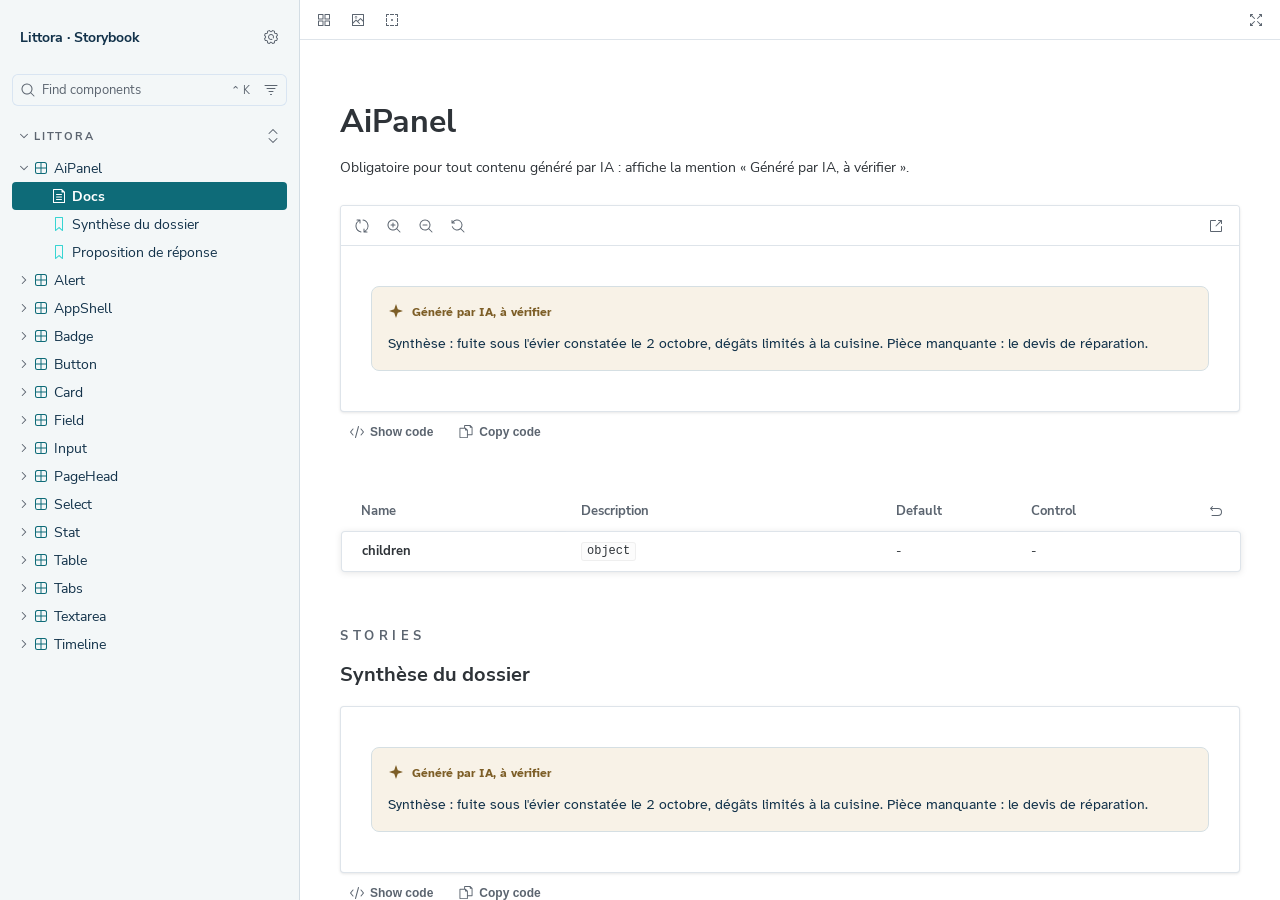
<file: storybook/index.html>
<!DOCTYPE html>
<html lang="en">
  <head>
    <meta charset="utf-8" />

    <title>storybook - Storybook</title>
    <meta name="viewport" content="width=device-width, initial-scale=1" />

    
    <link rel="icon" type="image/svg+xml" href="./favicon.svg" />
    
    <style>
      @font-face {
        font-family: 'Nunito Sans';
        font-style: normal;
        font-weight: 400;
        font-display: swap;
        src: url('./sb-common-assets/nunito-sans-regular.woff2') format('woff2');
      }

      @font-face {
        font-family: 'Nunito Sans';
        font-style: italic;
        font-weight: 400;
        font-display: swap;
        src: url('./sb-common-assets/nunito-sans-italic.woff2') format('woff2');
      }

      @font-face {
        font-family: 'Nunito Sans';
        font-style: normal;
        font-weight: 700;
        font-display: swap;
        src: url('./sb-common-assets/nunito-sans-bold.woff2') format('woff2');
      }

      @font-face {
        font-family: 'Nunito Sans';
        font-style: italic;
        font-weight: 700;
        font-display: swap;
        src: url('./sb-common-assets/nunito-sans-bold-italic.woff2') format('woff2');
      }
    </style>

    <link href="./sb-manager/runtime.js" rel="modulepreload" />

    
    <link href="./sb-addons/storybook-core-server-presets-0/common-manager-bundle.js" rel="modulepreload" />
    
    <link href="./sb-addons/docs-1/manager-bundle.js" rel="modulepreload" />
    
    <link href="./sb-addons/storybook-storybook-2/manager-bundle.js" rel="modulepreload" />
       

    <style>
      #storybook-root[hidden] {
        display: none !important;
      }
    </style>

    
  </head>
  <body>
    <div id="root"></div>

    
    <script>
      
        
          window['FEATURES'] = {
  "actions": true,
  "argTypeTargetsV7": true,
  "babelRemoveBugfixes": false,
  "backgrounds": true,
  "changeDetection": true,
  "componentsManifest": false,
  "controls": true,
  "disallowImplicitActionsInRenderV8": true,
  "highlight": true,
  "interactions": true,
  "legacyDecoratorFileOrder": false,
  "measure": true,
  "outline": true,
  "menuOnboardingChecklist": false,
  "sidebarOnboardingChecklist": false,
  "viewport": true
};
        
      
        
          window['REFS'] = {};
        
      
        
          window['LOGLEVEL'] = "info";
        
      
        
          window['DOCS_OPTIONS'] = {
  "defaultName": "Docs"
};
        
      
        
          window['CONFIG_TYPE'] = "PRODUCTION";
        
      
        
          window['DOCGEN_STORY_PREPARED'] = false;
        
      
        
      
        
      
        
          window['TAGS_OPTIONS'] = {};
        
      
        
          window['STORYBOOK_BUILDER'] = "vite";
        
      
        
          window['STORYBOOK_FRAMEWORK'] = "react-vite";
        
      
        
          window['STORYBOOK_RENDERER'] = "react";
        
      
        
      
    </script>
    

    <script type="module">
      import './sb-manager/globals-runtime.js';

      
        import './sb-addons/storybook-core-server-presets-0/common-manager-bundle.js';
      
        import './sb-addons/docs-1/manager-bundle.js';
      
        import './sb-addons/storybook-storybook-2/manager-bundle.js';
      

      import './sb-manager/runtime.js';
    </script>
  </body>
</html>
</file>
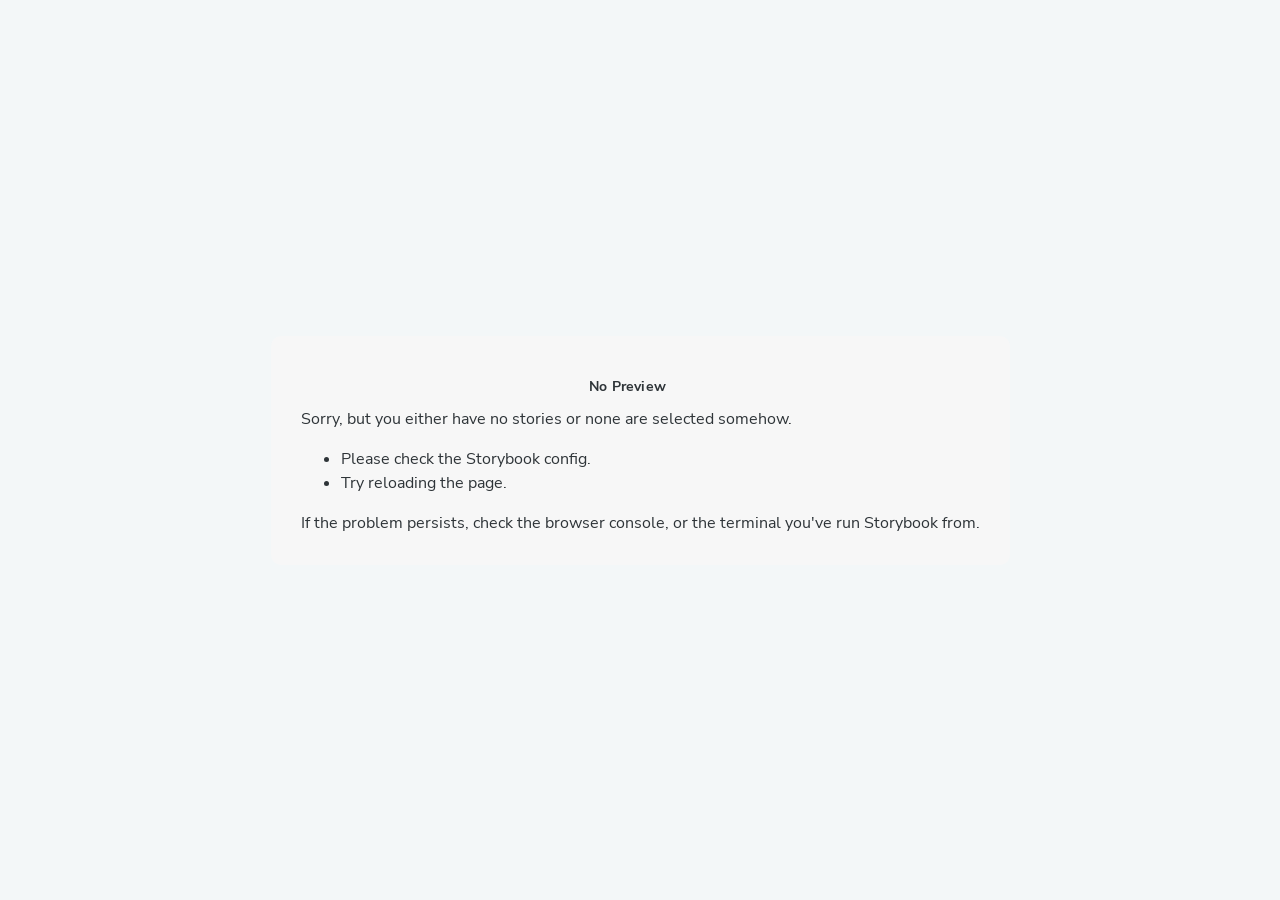
<file: storybook/iframe.html>
<!doctype html>
<!--suppress HtmlUnknownTarget -->
<html lang="en">
  <head><script type="module" src="./vite-inject-mocker-entry.js"></script>
    <meta charset="utf-8" />
    <title>Storybook</title>
    <meta name="viewport" content="width=device-width, initial-scale=1" />

    <style>
      @font-face {
        font-family: 'Nunito Sans';
        font-style: normal;
        font-weight: 400;
        font-display: swap;
        src: url('./sb-common-assets/nunito-sans-regular.woff2') format('woff2');
      }

      @font-face {
        font-family: 'Nunito Sans';
        font-style: italic;
        font-weight: 400;
        font-display: swap;
        src: url('./sb-common-assets/nunito-sans-italic.woff2') format('woff2');
      }

      @font-face {
        font-family: 'Nunito Sans';
        font-style: normal;
        font-weight: 700;
        font-display: swap;
        src: url('./sb-common-assets/nunito-sans-bold.woff2') format('woff2');
      }

      @font-face {
        font-family: 'Nunito Sans';
        font-style: italic;
        font-weight: 700;
        font-display: swap;
        src: url('./sb-common-assets/nunito-sans-bold-italic.woff2') format('woff2');
      }
    </style>

    <script>
      window.CONFIG_TYPE = 'PRODUCTION';
      window.LOGLEVEL = 'info';
      window.FRAMEWORK_OPTIONS = {};
      window.CHANNEL_OPTIONS = {};
      window.FEATURES = {"actions":true,"argTypeTargetsV7":true,"babelRemoveBugfixes":false,"backgrounds":true,"changeDetection":true,"componentsManifest":false,"controls":true,"disallowImplicitActionsInRenderV8":true,"highlight":true,"interactions":true,"legacyDecoratorFileOrder":false,"measure":true,"outline":true,"menuOnboardingChecklist":false,"sidebarOnboardingChecklist":false,"viewport":true};
      window.STORIES = [{"titlePrefix":"","directory":"./storybook/stories","files":"*.stories.jsx","importPathMatcher":"^\\.[\\\\/](?:storybook\\/stories\\/(?!\\.)(?=.)[^/]*?\\.stories\\.jsx)$"}];
      window.DOCS_OPTIONS = {"defaultName":"Docs"};
      window.TAGS_OPTIONS = {};

      

      // We do this so that "module && module.hot" etc. in Storybook source code
      // doesn't fail (it will simply be disabled)
      window.module = undefined;
      window.global = window;
    </script>
    <base target="_parent" />

<style>
  /* While we aren't showing the main block yet, but still preparing, we want everything the user has rendered, which may or may not be in #storybook-root, to be display none */
  .sb-show-preparing-story:not(.sb-show-main) > :not(.sb-preparing-story) {
    display: none;
  }

  .sb-show-preparing-docs:not(.sb-show-main) > :not(.sb-preparing-docs) {
    display: none;
  }

  /* Hide our own blocks when we aren't supposed to be showing them */
  :not(.sb-show-preparing-story) > .sb-preparing-story,
  :not(.sb-show-preparing-docs) > .sb-preparing-docs,
  :not(.sb-show-nopreview) > .sb-nopreview,
  :not(.sb-show-errordisplay) > .sb-errordisplay {
    display: none;
  }

  .sb-show-main.sb-main-centered {
    margin: 0;
    display: flex;
    align-items: center;
    min-height: 100vh;
  }

  .sb-show-main.sb-main-centered #storybook-root {
    box-sizing: border-box;
    margin: auto;
    padding: 1rem;
    max-height: 100%;
    /* Hack for centering correctly in IE11 */
  }

  /* Vertical centering fix for IE11 */
  @media screen and (-ms-high-contrast: none), (-ms-high-contrast: active) {
    .sb-show-main.sb-main-centered:after {
      content: '';
      min-height: inherit;
      font-size: 0;
    }
  }

  .sb-show-main.sb-main-fullscreen {
    margin: 0;
    padding: 0;
    display: block;
  }

  .sb-show-main.sb-main-padded {
    margin: 0;
    padding: 1rem;
    display: block;
    box-sizing: border-box;
  }

  .sb-wrapper {
    position: fixed;
    top: 0;
    bottom: 0;
    left: 0;
    right: 0;
    box-sizing: border-box;

    padding: 40px;
    font-family:
      'Nunito Sans',
      -apple-system,
      '.SFNSText-Regular',
      'San Francisco',
      BlinkMacSystemFont,
      'Segoe UI',
      'Helvetica Neue',
      Helvetica,
      Arial,
      sans-serif;
    -webkit-font-smoothing: antialiased;
    overflow: auto;
  }

  @media (max-width: 700px) {
    .sb-wrapper {
      padding: 20px;
    }
  }

  @media (max-width: 500px) {
    .sb-wrapper {
      padding: 10px;
    }
  }

  .sb-heading {
    font-size: 14px;
    font-weight: 600;
    letter-spacing: 0.2px;
    margin: 10px 0;
    padding-right: 25px;
  }

  .sb-nopreview {
    display: flex;
    align-content: center;
    justify-content: center;
    box-sizing: border-box;
  }

  .sb-nopreview_main {
    margin: auto;
    padding: 30px;
    border-radius: 10px;
    background: rgb(247, 247, 247);
    color: rgb(46, 52, 56);
  }

  .sb-nopreview_main * {
    background: rgb(247, 247, 247);
    color: rgb(46, 52, 56);
  }

  .sb-nopreview_heading {
    text-align: center;
  }

  .sb-errordisplay {
    background: #f6f9fc;
    color: black;
    z-index: 999999;
    width: 100vw;
    min-height: 100vh;
    box-sizing: border-box;
  }

  .sb-errordisplay_main {
    margin: auto;
    padding: 24px;
    display: flex;
    box-sizing: border-box;

    flex-direction: column;
    min-height: 100%;
    width: 100%;
    border-radius: 6px;
    background: white;
    color: black;
    border: 1px solid #ff0000;
    box-shadow: 0 0 64px rgba(0, 0, 0, 0.1);
    gap: 24px;
  }

  .sb-errordisplay_main ol {
    padding-left: 18px;
    margin: 0;
  }

  /* Redefine colors to ensure readability regardless of user-provided * selectors. */
  .sb-errordisplay_main * {
    background: white;
    color: black;
  }

  /* Exclude error code block from the universal reset to preserve ANSI colors and dark theme */
  .sb-errordisplay_main .sb-errordisplay_code,
  .sb-errordisplay_main .sb-errordisplay_code * {
    background: #242424;
    color: #c6c6c6;
  }

  .sb-errordisplay_main h1 {
    font-family: inherit;
    font-size: 22px;
    font-weight: 400;
    line-height: 30px;
    margin: 0;
  }

  .sb-errordisplay_main h1::before {
    content: '';
    display: inline-block;
    width: 12px;
    height: 12px;
    background: #ff4400;
    border-radius: 50%;
    margin-right: 8px;
  }

  .sb-errordisplay_main p,
  .sb-errordisplay_main ol {
    font-family: inherit;
    font-size: 14px;
    font-weight: 400;
    line-height: 19px;
    margin: 0;
  }

  .sb-errordisplay_main li + li {
    margin: 0;
    padding: 0;
    padding-top: 12px;
  }

  .sb-errordisplay_main a {
    color: currentColor;
  }

  .sb-errordisplay_main .sb-errordisplay_code {
    padding: 10px;
    flex: 1;
    background: #242424;
    color: #c6c6c6;
    box-sizing: border-box;

    font-size: 14px;
    font-weight: 400;
    line-height: 19px;
    border-radius: 4px;

    font-family:
      'Operator Mono', 'Fira Code Retina', 'Fira Code', 'FiraCode-Retina', 'Andale Mono',
      'Lucida Console', Consolas, Monaco, monospace;
    margin: 0;
    overflow: auto;
  }

  .sb-errordisplay_main .sb-errordisplay_code code {
    background-color: inherit;
    color: inherit;
  }

  .sb-errordisplay_main .sb-errordisplay_code {
    white-space: pre-wrap;
  }

  @-webkit-keyframes sb-rotate360 {
    from {
      transform: rotate(0deg);
    }

    to {
      transform: rotate(360deg);
    }
  }

  @keyframes sb-rotate360 {
    from {
      transform: rotate(0deg);
    }

    to {
      transform: rotate(360deg);
    }
  }

  @-webkit-keyframes sb-glow {
    0%,
    100% {
      opacity: 1;
    }

    50% {
      opacity: 0.4;
    }
  }

  @keyframes sb-glow {
    0%,
    100% {
      opacity: 1;
    }

    50% {
      opacity: 0.4;
    }
  }

  /* We display the preparing loaders *over* the rendering story */
  .sb-preparing-story,
  .sb-preparing-docs {
    background-color: white;
    /* Maximum possible z-index. It would be better to use stacking contexts to ensure it's always
    on top, but this isn't possible as it would require making CSS changes that could affect user code */
    z-index: 2147483647;
  }

  .sb-loader {
    -webkit-animation: sb-rotate360 0.7s linear infinite;
    animation: sb-rotate360 0.7s linear infinite;
    border-color: rgba(97, 97, 97, 0.29);
    border-radius: 50%;
    border-style: solid;
    border-top-color: #646464;
    border-width: 2px;
    display: inline-block;
    height: 32px;
    left: 50%;
    margin-left: -16px;
    margin-top: -16px;
    mix-blend-mode: difference;
    overflow: hidden;
    position: absolute;
    top: 50%;
    transition: all 200ms ease-out;
    vertical-align: top;
    width: 32px;
    z-index: 4;
  }

  .sb-previewBlock {
    background: #fff;
    border: 1px solid rgba(0, 0, 0, 0.1);
    border-radius: 4px;
    box-shadow: rgba(0, 0, 0, 0.1) 0 1px 3px 0;
    margin: 25px auto 40px;
    max-width: 600px;
  }

  .sb-previewBlock_header {
    align-items: center;
    box-shadow: rgba(0, 0, 0, 0.1) 0 -1px 0 0 inset;
    display: flex;
    gap: 14px;
    height: 40px;
    padding: 0 12px;
  }

  .sb-previewBlock_icon {
    -webkit-animation: sb-glow 1.5s ease-in-out infinite;
    animation: sb-glow 1.5s ease-in-out infinite;
    background: #e6e6e6;
    height: 14px;
    width: 14px;
  }

  .sb-previewBlock_icon:last-child {
    margin-left: auto;
  }

  .sb-previewBlock_body {
    -webkit-animation: sb-glow 1.5s ease-in-out infinite;
    animation: sb-glow 1.5s ease-in-out infinite;
    height: 182px;
    position: relative;
  }

  .sb-argstableBlock {
    border-collapse: collapse;
    border-spacing: 0;
    font-size: 13px;
    line-height: 20px;
    margin: 25px auto 40px;
    max-width: 600px;
    text-align: left;
    width: 100%;
  }

  .sb-argstableBlock th:first-of-type,
  .sb-argstableBlock td:first-of-type {
    padding-left: 20px;
  }

  .sb-argstableBlock th:nth-of-type(2),
  .sb-argstableBlock td:nth-of-type(2) {
    width: 35%;
  }

  .sb-argstableBlock th:nth-of-type(3),
  .sb-argstableBlock td:nth-of-type(3) {
    width: 15%;
  }

  .sb-argstableBlock th:last-of-type,
  .sb-argstableBlock td:last-of-type {
    width: 25%;
    padding-right: 20px;
  }

  .sb-argstableBlock th span,
  .sb-argstableBlock td span {
    -webkit-animation: sb-glow 1.5s ease-in-out infinite;
    animation: sb-glow 1.5s ease-in-out infinite;
    background-color: rgba(0, 0, 0, 0.1);
    border-radius: 0;
    box-shadow: none;
    color: transparent;
  }

  .sb-argstableBlock th {
    padding: 10px 15px;
  }

  .sb-argstableBlock-body {
    border-radius: 4px;
    box-shadow:
      rgba(0, 0, 0, 0.1) 0 1px 3px 1px,
      rgba(0, 0, 0, 0.065) 0 0 0 1px;
  }

  .sb-argstableBlock-body tr {
    background: transparent;
    overflow: hidden;
  }

  .sb-argstableBlock-body tr:not(:first-child) {
    border-top: 1px solid #e6e6e6;
  }

  .sb-argstableBlock-body tr:first-child td:first-child {
    border-top-left-radius: 4px;
  }

  .sb-argstableBlock-body tr:first-child td:last-child {
    border-top-right-radius: 4px;
  }

  .sb-argstableBlock-body tr:last-child td:first-child {
    border-bottom-left-radius: 4px;
  }

  .sb-argstableBlock-body tr:last-child td:last-child {
    border-bottom-right-radius: 4px;
  }

  .sb-argstableBlock-body td {
    background: #fff;
    padding-bottom: 10px;
    padding-top: 10px;
    vertical-align: top;
  }

  .sb-argstableBlock-body td:not(:first-of-type) {
    padding-left: 15px;
    padding-right: 15px;
  }

  .sb-argstableBlock-body button {
    -webkit-animation: sb-glow 1.5s ease-in-out infinite;
    animation: sb-glow 1.5s ease-in-out infinite;
    background-color: rgba(0, 0, 0, 0.1);
    border: 0;
    border-radius: 0;
    box-shadow: none;
    color: transparent;
    display: inline;
    font-size: 12px;
    line-height: 1;
    padding: 10px 16px;
  }

  .sb-argstableBlock-summary {
    margin-top: 4px;
  }

  .sb-argstableBlock-code {
    margin-right: 4px;
    margin-bottom: 4px;
    padding: 2px 5px;
  }

  .sb-sr-only,
  .sb-hidden-until-focus:not(:focus) {
    position: absolute;
    width: 1px;
    height: 1px;
    padding: 0px;
    margin: -1px;
    overflow: hidden;
    clip: rect(0, 0, 0, 0);
    border: none;
  }

  .sb-hidden-until-focus {
    opacity: 0;
    transition: opacity 150ms ease-out;
  }

  .sb-hidden-until-focus:focus {
    opacity: 1;
  }
</style>

<script>
  /* globals window */
  try {
    if (window.top !== window) {
      window.__REACT_DEVTOOLS_GLOBAL_HOOK__ = window.top.__REACT_DEVTOOLS_GLOBAL_HOOK__;
      window.__VUE_DEVTOOLS_GLOBAL_HOOK__ = window.top.__VUE_DEVTOOLS_GLOBAL_HOOK__;
      window.top.__VUE_DEVTOOLS_CONTEXT__ = window.document;
    }
  } catch (e) {
    // eslint-disable-next-line no-console
    console.warn('unable to connect to top frame for connecting dev tools');
  }
</script>

    <script type="module" crossorigin src="./assets/iframe-B4ODN_Tz.js"></script>
    <link rel="modulepreload" crossorigin href="./assets/preload-helper-C1FmrZbK.js">
    <link rel="stylesheet" crossorigin href="./assets/iframe-heNUbFR3.css">
  </head>

  <body>
    <div class="sb-preparing-story sb-wrapper">
  <div class="sb-loader"></div>
</div>

<div class="sb-preparing-docs sb-wrapper">
  <div class="sb-previewBlock">
    <div class="sb-previewBlock_header">
      <div class="sb-previewBlock_icon"></div>
      <div class="sb-previewBlock_icon"></div>
      <div class="sb-previewBlock_icon"></div>
      <div class="sb-previewBlock_icon"></div>
    </div>
    <div class="sb-previewBlock_body">
      <div class="sb-loader"></div>
    </div>
  </div>
  <table aria-hidden="true" class="sb-argstableBlock">
    <thead class="sb-argstableBlock-head">
      <tr>
        <th><span>Name</span></th>
        <th><span>Description</span></th>
        <th><span>Default</span></th>
        <th><span>Control </span></th>
      </tr>
    </thead>
    <tbody class="sb-argstableBlock-body">
      <tr>
        <td><span>propertyName</span><span title="Required">*</span></td>
        <td>
          <div><span>This is a short description</span></div>
          <div class="sb-argstableBlock-summary">
            <div><span class="sb-argstableBlock-code">summary</span></div>
          </div>
        </td>
        <td>
          <div><span class="sb-argstableBlock-code">defaultValue</span></div>
        </td>
        <td><button>Set string</button></td>
      </tr>
      <tr>
        <td><span>propertyName</span><span>*</span></td>
        <td>
          <div><span>This is a short description</span></div>
          <div class="sb-argstableBlock-summary">
            <div><span class="sb-argstableBlock-code">summary</span></div>
          </div>
        </td>
        <td>
          <div><span class="sb-argstableBlock-code">defaultValue</span></div>
        </td>
        <td><button>Set string</button></td>
      </tr>
      <tr>
        <td><span>propertyName</span><span>*</span></td>
        <td>
          <div><span>This is a short description</span></div>
          <div class="sb-argstableBlock-summary">
            <div><span class="sb-argstableBlock-code">summary</span></div>
          </div>
        </td>
        <td>
          <div><span class="sb-argstableBlock-code">defaultValue</span></div>
        </td>
        <td><button>Set string</button></td>
      </tr>
    </tbody>
  </table>
</div>

<div class="sb-nopreview sb-wrapper">
  <div class="sb-nopreview_main">
    <h1 class="sb-nopreview_heading sb-heading">No Preview</h1>
    <p>Sorry, but you either have no stories or none are selected somehow.</p>
    <ul>
      <li>Please check the Storybook config.</li>
      <li>Try reloading the page.</li>
    </ul>
    <p>
      If the problem persists, check the browser console, or the terminal you've run Storybook from.
    </p>
  </div>
</div>

<div class="sb-errordisplay sb-wrapper">
  <div class="sb-errordisplay_main">
    <h1 id="error-message"></h1>
    <p>
      The component failed to render properly, likely due to a configuration issue in Storybook.
      Here are some common causes and how you can address them:
    </p>
    <ol>
      <li>
        <strong>Missing Context/Providers</strong>: You can use decorators to supply specific
        contexts or providers, which are sometimes necessary for components to render correctly. For
        detailed instructions on using decorators, please visit the
        <a href="https://storybook.js.org/docs/writing-stories/decorators"
          >Decorators documentation</a
        >.
      </li>
      <li>
        <strong>Misconfigured Webpack or Vite</strong>: Verify that Storybook picks up all necessary
        settings for loaders, plugins, and other relevant parameters. You can find step-by-step
        guides for configuring
        <a href="https://storybook.js.org/docs/builders/webpack">Webpack</a> or
        <a href="https://storybook.js.org/docs/builders/vite">Vite</a>
        with Storybook.
      </li>
      <li>
        <strong>Missing Environment Variables</strong>: Your Storybook may require specific
        environment variables to function as intended. You can set up custom environment variables
        as outlined in the
        <a href="https://storybook.js.org/docs/configure/environment-variables"
          >Environment Variables documentation</a
        >.
      </li>
    </ol>
    <pre class="sb-errordisplay_code"><code id="error-stack"></code></pre>
  </div>
</div>

    <div id="storybook-root"></div>
    <div id="storybook-docs"></div>
    <script>
      function __onViteAppLoadingError(event) {
        const hostname = globalThis.location.hostname;
        if (hostname !== 'localhost' && globalThis.CONFIG_TYPE === 'DEVELOPMENT') {
          const message = `Failed to load the Storybook preview file 'vite-app.js':

      It looks like you're visiting the Storybook development server on another hostname than localhost: '${hostname}', but you haven't configured the necessary security features to support this.
      Please re-run your Storybook development server with the '--host ${hostname}' flag, or manually configure your Vite allowedHosts configuration with viteFinal.

      See:`;
          const docs = [
            'https://storybook.js.org/docs/api/cli-options#dev',
            'https://storybook.js.org/docs/api/main-config/main-config-vite-final',
            'https://vite.dev/config/server-options.html#server-allowedhosts',
          ];
          console.error(`${message}\n${docs.map((doc) => `- ${doc}`).join('\n')}`);

          document.getElementById('storybook-root').innerHTML =
            `<p style="color: red; max-width: 70ch">${message.replaceAll(
              '\n',
              '<br/>'
            )}<ul>${docs.map((doc) => `<li><a href='${doc}' target='_blank'>${doc}</a></li>`).join('')}</ul></p>`;
          return;
        }
      }
    </script>
  </body>
</html>
</file>
<file: storybook/assets/iframe-heNUbFR3.css>
:root{--color-marine-900: #12324A;--color-marine-700: #244B66;--color-littora-700: #0A5560;--color-littora-600: #0E6B78;--color-littora-50: #E6F2F3;--color-ecume: #F3F7F8;--color-white: #FFFFFF;--color-border: #D5DFE3;--color-border-strong: #93A5AE;--color-text-muted: #55656F;--color-sable-600: #7D5E27;--color-sable-50: #F8F2E7;--color-corail-600: #B4362F;--color-corail-700: #8F2B25;--color-corail-50: #FBECEA;--color-ambre-700: #7A4E00;--color-ambre-50: #FBF1DE;--color-varech-700: #2E6B3A;--color-varech-50: #E8F3EA;--space-0: 0px;--space-1: 2px;--space-2: 4px;--space-3: 8px;--space-4: 12px;--space-5: 16px;--space-6: 20px;--space-7: 24px;--space-8: 32px;--space-9: 40px;--space-10: 48px;--space-11: 64px;--radius-sm: 4px;--radius-md: 8px;--radius-pill: 999px;--font-family: "Atkinson Hyperlegible", system-ui, sans-serif;--font-size-xs: 12px;--font-size-sm: 14px;--font-size-md: 16px;--font-size-lg: 20px;--font-size-xl: 24px;--font-size-xxl: 32px;--font-weight-regular: 400;--font-weight-bold: 700;--line-height-tight: 1.25;--line-height-base: 1.5}@font-face{font-family:Atkinson Hyperlegible;font-style:normal;font-display:swap;font-weight:400;src:url(./atkinson-hyperlegible-latin-ext-400-normal-DRk46D-x.woff2) format("woff2"),url(./atkinson-hyperlegible-latin-ext-400-normal-Bbz-b3yf.woff) format("woff");unicode-range:U+0100-02BA,U+02BD-02C5,U+02C7-02CC,U+02CE-02D7,U+02DD-02FF,U+0304,U+0308,U+0329,U+1D00-1DBF,U+1E00-1E9F,U+1EF2-1EFF,U+2020,U+20A0-20AB,U+20AD-20C0,U+2113,U+2C60-2C7F,U+A720-A7FF}@font-face{font-family:Atkinson Hyperlegible;font-style:normal;font-display:swap;font-weight:400;src:url(./atkinson-hyperlegible-latin-400-normal-BrHNak5F.woff2) format("woff2"),url(./atkinson-hyperlegible-latin-400-normal-BbWidj28.woff) format("woff");unicode-range:U+0000-00FF,U+0131,U+0152-0153,U+02BB-02BC,U+02C6,U+02DA,U+02DC,U+0304,U+0308,U+0329,U+2000-206F,U+20AC,U+2122,U+2191,U+2193,U+2212,U+2215,U+FEFF,U+FFFD}@font-face{font-family:Atkinson Hyperlegible;font-style:normal;font-display:swap;font-weight:700;src:url(./atkinson-hyperlegible-latin-ext-700-normal-BoVPHkS0.woff2) format("woff2"),url(./atkinson-hyperlegible-latin-ext-700-normal-CKkU2Dpt.woff) format("woff");unicode-range:U+0100-02BA,U+02BD-02C5,U+02C7-02CC,U+02CE-02D7,U+02DD-02FF,U+0304,U+0308,U+0329,U+1D00-1DBF,U+1E00-1E9F,U+1EF2-1EFF,U+2020,U+20A0-20AB,U+20AD-20C0,U+2113,U+2C60-2C7F,U+A720-A7FF}@font-face{font-family:Atkinson Hyperlegible;font-style:normal;font-display:swap;font-weight:700;src:url(./atkinson-hyperlegible-latin-700-normal-GZI4o3u0.woff2) format("woff2"),url(./atkinson-hyperlegible-latin-700-normal-BK6Glc0m.woff) format("woff");unicode-range:U+0000-00FF,U+0131,U+0152-0153,U+02BB-02BC,U+02C6,U+02DA,U+02DC,U+0304,U+0308,U+0329,U+2000-206F,U+20AC,U+2122,U+2191,U+2193,U+2212,U+2215,U+FEFF,U+FFFD}*,*:before,*:after{box-sizing:border-box}html,body,#root{height:100%}body{margin:0;font-family:var(--font-family);font-size:var(--font-size-md);line-height:var(--line-height-base);color:var(--color-marine-900);background:var(--color-ecume);font-variant-numeric:tabular-nums}h1,h2,h3,p{margin:0}a{color:var(--color-littora-600)}:focus-visible{outline:2px solid var(--color-littora-600);outline-offset:2px}@media (prefers-reduced-motion: reduce){*{transition:none!important;animation:none!important}}.ds-button{display:inline-flex;align-items:center;justify-content:center;gap:var(--space-3);min-height:40px;padding:0 var(--space-5);font:inherit;font-size:var(--font-size-sm);font-weight:var(--font-weight-bold);border-radius:var(--radius-md);border:1px solid transparent;cursor:pointer}.ds-button--primary{background:var(--color-littora-600);color:var(--color-white)}.ds-button--primary:hover{background:var(--color-littora-700)}.ds-button--secondary{background:var(--color-white);color:var(--color-marine-900);border-color:var(--color-border-strong)}.ds-button--secondary:hover{background:var(--color-ecume)}.ds-button--ghost{background:transparent;color:var(--color-littora-600)}.ds-button--danger{background:var(--color-corail-600);color:var(--color-white)}.ds-button--ghost:hover{background:var(--color-littora-50)}.ds-button--danger:hover{background:var(--color-corail-700)}.ds-button:disabled{background:var(--color-ecume);color:var(--color-text-muted);border-color:var(--color-border);cursor:not-allowed}.ds-button--sm{min-height:32px;padding:0 var(--space-4);font-size:var(--font-size-xs)}.ds-badge{display:inline-flex;align-items:center;gap:var(--space-2);padding:var(--space-1) var(--space-3);border-radius:var(--radius-pill);font-size:var(--font-size-xs);font-weight:var(--font-weight-bold);white-space:nowrap}.ds-badge--neutral{background:var(--color-ecume);color:var(--color-marine-900);border:1px solid var(--color-border)}.ds-badge--info{background:var(--color-littora-50);color:var(--color-littora-700)}.ds-badge--success{background:var(--color-varech-50);color:var(--color-varech-700)}.ds-badge--warning{background:var(--color-ambre-50);color:var(--color-ambre-700)}.ds-badge--danger{background:var(--color-corail-50);color:var(--color-corail-600)}.ds-alert{display:grid;grid-template-columns:auto 1fr;gap:var(--space-4);padding:var(--space-5);border-radius:var(--radius-md);border-left:4px solid}.ds-alert__title{font-weight:var(--font-weight-bold)}.ds-alert__body{font-size:var(--font-size-sm)}.ds-alert--info{background:var(--color-littora-50);border-color:var(--color-littora-600)}.ds-alert--warning{background:var(--color-ambre-50);border-color:var(--color-ambre-700)}.ds-alert--danger{background:var(--color-corail-50);border-color:var(--color-corail-600)}.ds-alert--success{background:var(--color-varech-50);border-color:var(--color-varech-700)}.ds-alert__icon{width:20px;height:20px;margin-top:var(--space-1)}.ds-card{background:var(--color-white);border:1px solid var(--color-border);border-radius:var(--radius-md)}.ds-card__head{display:flex;align-items:center;justify-content:space-between;gap:var(--space-4);padding:var(--space-5) var(--space-6);border-bottom:1px solid var(--color-border)}.ds-card__title{font-size:var(--font-size-md);font-weight:var(--font-weight-bold)}.ds-card__body{padding:var(--space-6)}.ds-field{display:grid;gap:var(--space-2)}.ds-field__label{font-size:var(--font-size-sm);font-weight:var(--font-weight-bold)}.ds-field__required{color:var(--color-corail-600)}.ds-field__hint{font-size:var(--font-size-xs);color:var(--color-text-muted)}.ds-field__error{font-size:var(--font-size-xs);color:var(--color-corail-600);font-weight:var(--font-weight-bold)}.ds-input{min-height:40px;padding:0 var(--space-4);width:100%;font:inherit;font-size:var(--font-size-md);color:var(--color-marine-900);background:var(--color-white);border:1px solid var(--color-border-strong);border-radius:var(--radius-sm)}textarea.ds-input{padding:var(--space-3) var(--space-4);min-height:96px}.ds-input[aria-invalid=true]{border-color:var(--color-corail-600)}.ds-input:disabled{background:var(--color-ecume);color:var(--color-text-muted);border-color:var(--color-border)}.ds-table{width:100%;border-collapse:collapse;font-size:var(--font-size-sm)}.ds-table th{text-align:left;padding:var(--space-4) var(--space-5);color:var(--color-text-muted);font-weight:var(--font-weight-bold);border-bottom:1px solid var(--color-border)}.ds-table td{padding:var(--space-4) var(--space-5);border-bottom:1px solid var(--color-border)}.ds-table tbody tr:hover{background:var(--color-ecume)}.ds-table__num{text-align:right}.ds-tabs{display:flex;gap:var(--space-2);border-bottom:1px solid var(--color-border)}.ds-tabs__tab{padding:var(--space-4) var(--space-5);font:inherit;font-size:var(--font-size-sm);color:var(--color-text-muted);background:none;border:0;border-bottom:2px solid transparent;cursor:pointer}.ds-tabs__tab[aria-selected=true]{color:var(--color-marine-900);font-weight:var(--font-weight-bold);border-bottom-color:var(--color-littora-600)}.ds-stat{display:grid;gap:var(--space-1)}.ds-stat__value{font-size:var(--font-size-xl);font-weight:var(--font-weight-bold)}.ds-stat__label{font-size:var(--font-size-sm);color:var(--color-text-muted)}.ds-ai{background:var(--color-sable-50);border:1px solid var(--color-border);border-radius:var(--radius-md);padding:var(--space-5);display:grid;gap:var(--space-4)}.ds-ai__disclosure{display:flex;align-items:center;gap:var(--space-3);font-size:var(--font-size-xs);font-weight:var(--font-weight-bold);color:var(--color-sable-600)}.ds-ai__body{font-size:var(--font-size-sm)}.ds-shell{display:grid;grid-template-columns:232px 1fr;min-height:100%}.ds-shell__rail{background:var(--color-marine-900);color:var(--color-white);padding:var(--space-6) var(--space-4);display:grid;align-content:start;gap:var(--space-8)}.ds-shell__brand{display:flex;align-items:center;gap:var(--space-3);padding:0 var(--space-3);font-weight:var(--font-weight-bold);font-size:var(--font-size-lg)}.ds-shell__brand small{display:block;font-size:var(--font-size-xs);font-weight:var(--font-weight-regular);color:var(--color-littora-50)}.ds-shell__nav{display:grid;gap:var(--space-1)}.ds-shell__link{display:block;padding:var(--space-3) var(--space-3);border-radius:var(--radius-sm);color:var(--color-white);text-decoration:none;font-size:var(--font-size-sm)}.ds-shell__link:hover{background:var(--color-marine-700)}.ds-shell__link[aria-current=page]{background:var(--color-littora-600);font-weight:var(--font-weight-bold)}.ds-shell__main{padding:var(--space-8) var(--space-9);display:grid;align-content:start;gap:var(--space-7);max-width:1200px}.ds-pagehead{display:flex;align-items:end;justify-content:space-between;gap:var(--space-5)}.ds-pagehead__title{font-size:var(--font-size-xxl);font-weight:var(--font-weight-bold);line-height:var(--line-height-tight)}.ds-pagehead__meta{color:var(--color-text-muted);font-size:var(--font-size-sm);margin-top:var(--space-2)}.ds-timeline{list-style:none;margin:0;padding:0;display:grid;gap:var(--space-5)}.ds-timeline__item{display:grid;grid-template-columns:96px 1fr;gap:var(--space-4);font-size:var(--font-size-sm)}.ds-timeline__date{color:var(--color-text-muted)}@media (max-width: 800px){.ds-shell{grid-template-columns:1fr}.ds-shell__main{padding:var(--space-6) var(--space-5)}}
</file>
